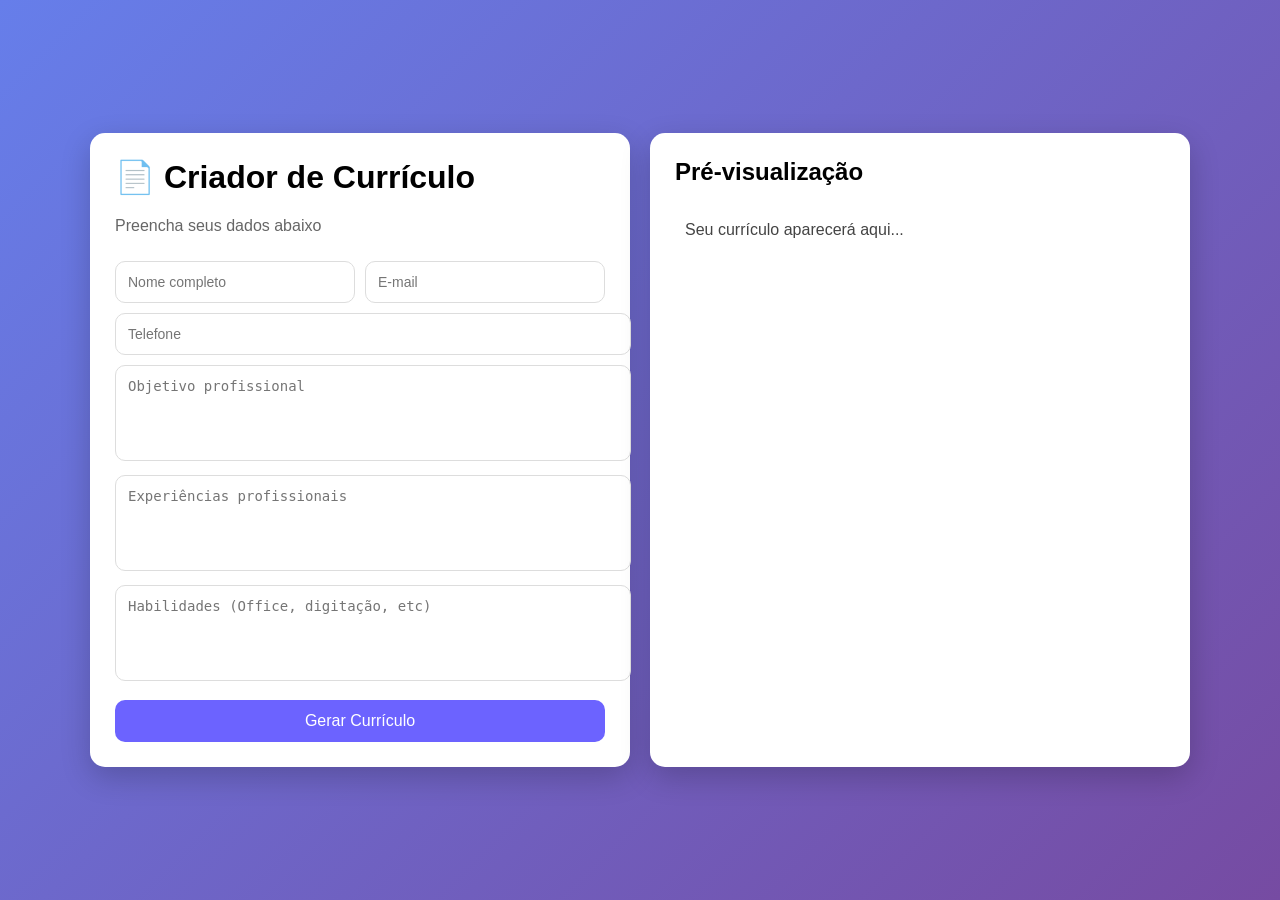
<file: Curriculo/Curriculo-online.html>
<!DOCTYPE html>
<html lang="pt-BR">
<head>
  <meta charset="UTF-8">
  <meta name="viewport" content="width=device-width, initial-scale=1.0">
  <title>Currículo Online</title>
  <link rel="stylesheet" href="Curriculo-online.css">
</head>
<body>

  <div class="container">

    <div class="form-box">
      <h1>📄 Criador de Currículo</h1>
      <p>Preencha seus dados abaixo</p>

      <form id="formCurriculo">

        <div class="grid">
          <input type="text" id="nome" placeholder="Nome completo" required>
          <input type="email" id="email" placeholder="E-mail" required>
        </div>

        <input type="text" id="telefone" placeholder="Telefone" required>

        <textarea id="objetivo" placeholder="Objetivo profissional"></textarea>

        <textarea id="experiencia" placeholder="Experiências profissionais"></textarea>

        <textarea id="habilidades" placeholder="Habilidades (Office, digitação, etc)"></textarea>

        <button type="submit">Gerar Currículo</button>
      </form>
    </div>

    <div class="preview-box">
      <h2>Pré-visualização</h2>
      <div id="resultado" class="resultado">
        <p>Seu currículo aparecerá aqui...</p>
      </div>
    </div>

  </div>

  <script src="Curriculo-online.js"></script>
</body>
</html>
</file>
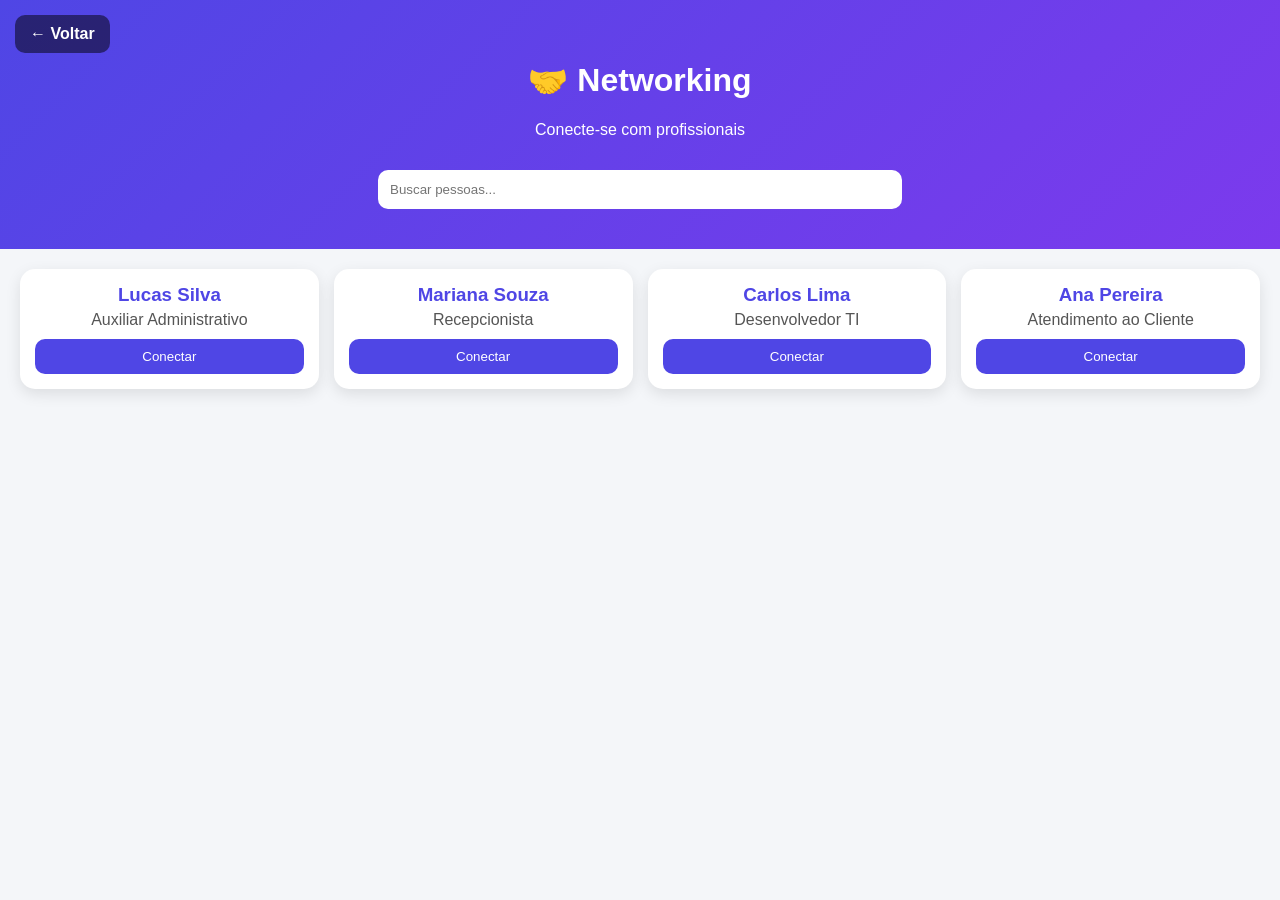
<file: Networking/Network.html>
<!DOCTYPE html>
<html lang="pt-BR">
<head>
  <meta charset="UTF-8">
  <meta name="viewport" content="width=device-width, initial-scale=1.0">
  <title>Networking</title>
  <link rel="stylesheet" href="network.css">
</head>
<body>

  <a href="../index.html" class="back-btn">← Voltar</a>

  <header>
    <h1>🤝 Networking</h1>
    <p>Conecte-se com profissionais</p>

    <input type="text" id="search" placeholder="Buscar pessoas...">
  </header>

  <main>
    <div class="grid" id="people-container">

      <div class="card">
        <h3 class="nome">Lucas Silva</h3>
        <p class="area">Auxiliar Administrativo</p>
        <button class="connect">Conectar</button>
      </div>

      <div class="card">
        <h3 class="nome">Mariana Souza</h3>
        <p class="area">Recepcionista</p>
        <button class="connect">Conectar</button>
      </div>

      <div class="card">
        <h3 class="nome">Carlos Lima</h3>
        <p class="area">Desenvolvedor TI</p>
        <button class="connect">Conectar</button>
      </div>

      <div class="card">
        <h3 class="nome">Ana Pereira</h3>
        <p class="area">Atendimento ao Cliente</p>
        <button class="connect">Conectar</button>
      </div>

    </div>
  </main>

  <script src="network.js"></script>
</body>
</html>
</file>
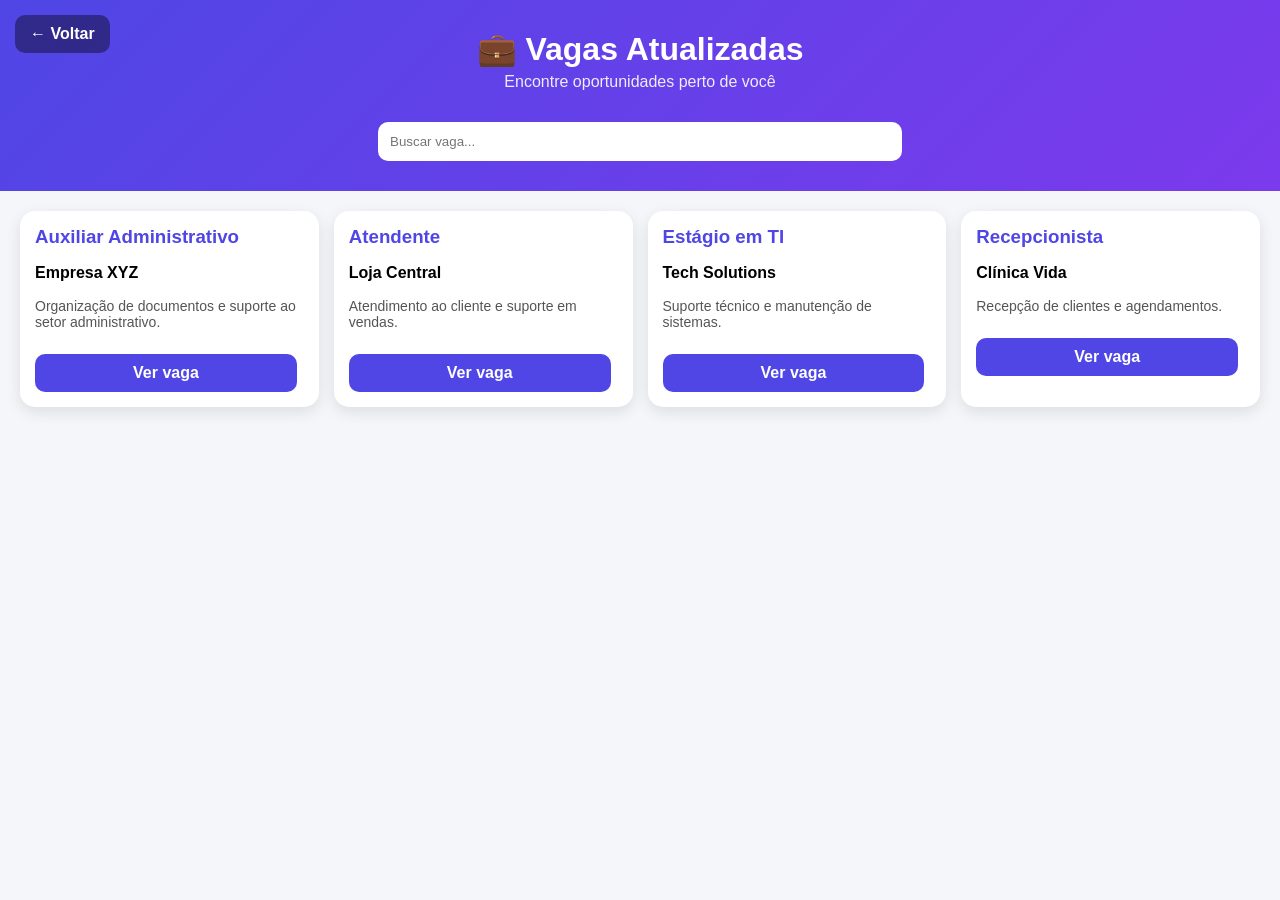
<file: Vagas/vagas-atualizadas.html>
<!DOCTYPE html>
<html lang="pt-BR">
<head>
  <meta charset="UTF-8">
  <meta name="viewport" content="width=device-width, initial-scale=1.0">
  <title>Vagas Atualizadas</title>
  <link rel="stylesheet" href="vagas.css">
</head>
<body>

  <header>
   <a href="../index.html" class="back-btn">← Voltar</a>
    <h1>💼 Vagas Atualizadas</h1>
    <p>Encontre oportunidades perto de você</p>

    <input type="text" id="search" placeholder="Buscar vaga...">
  </header>

  

  <main>
    <div class="grid" id="vagas-container">

      <div class="card">
        <h3 class="titulo">Auxiliar Administrativo</h3>
        <p class="empresa"><strong>Empresa XYZ</strong></p>
        <p class="descricao">Organização de documentos e suporte ao setor administrativo.</p>
        <a href="vaga-auxiliar/vaga-auxiliar.html" class="btn">Ver vaga</a>
      </div>

      <div class="card">
        <h3 class="titulo">Atendente</h3>
        <p class="empresa"><strong>Loja Central</strong></p>
        <p class="descricao">Atendimento ao cliente e suporte em vendas.</p>
        <a href="vaga-atendente/vaga-atendente.html" class="btn">Ver vaga</a>
      </div>

      <div class="card">
        <h3 class="titulo">Estágio em TI</h3>
        <p class="empresa"><strong>Tech Solutions</strong></p>
        <p class="descricao">Suporte técnico e manutenção de sistemas.</p>
        <a href="vaga-estagio/vaga-estagio.html" class="btn">Ver vaga</a>
      </div>

      <div class="card">
        <h3 class="titulo">Recepcionista</h3>
        <p class="empresa"><strong>Clínica Vida</strong></p>
        <p class="descricao">Recepção de clientes e agendamentos.</p>
        <a href="vaga-recepcionista/vaga-recepcionista.html" class="btn">Ver vaga</a>
      </div>

    </div>
  </main>

  <script src="vagas.js"></script>
</body>
</html>
</file>
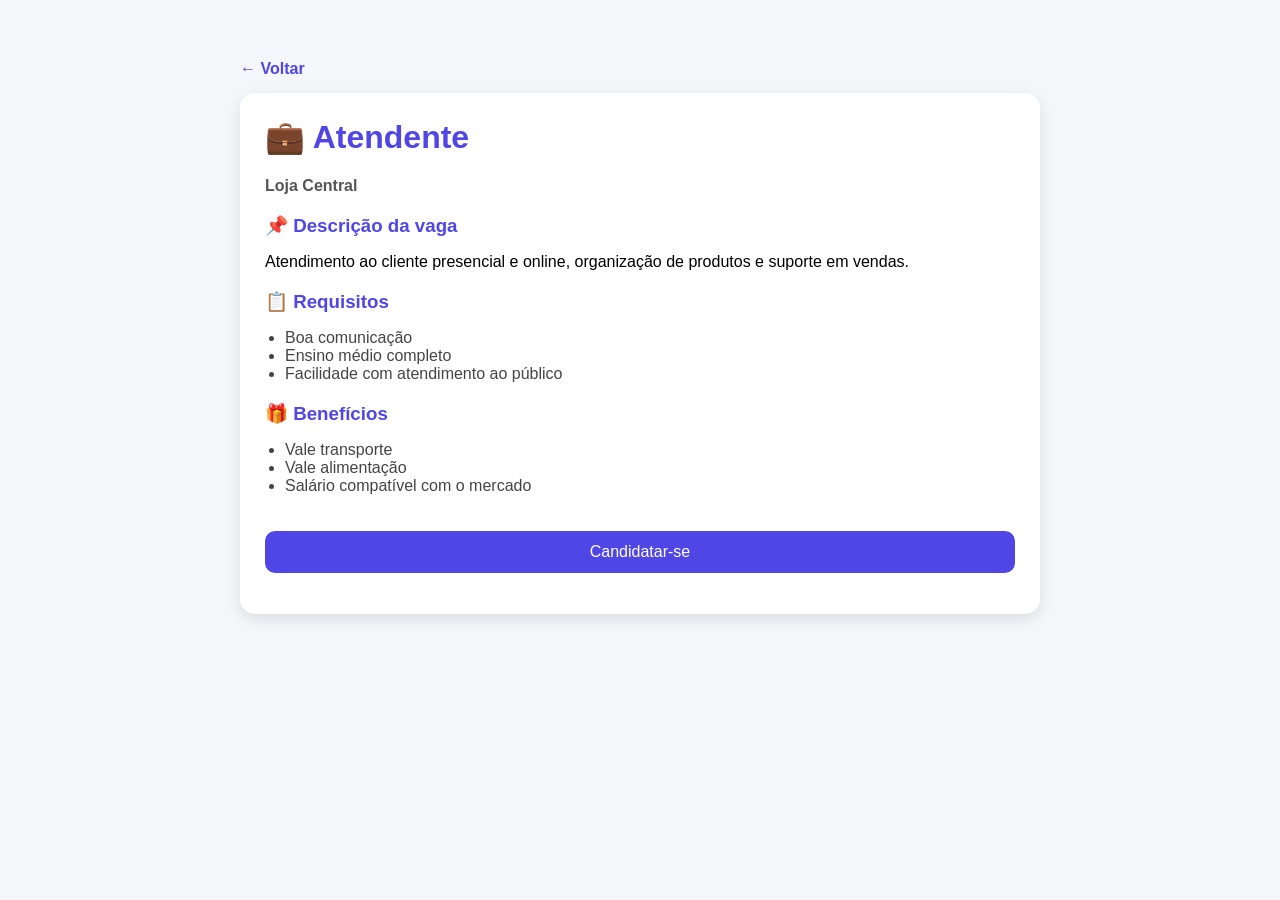
<file: Vagas/vaga-atendente/vaga-atendente.html>
<!DOCTYPE html>
<html lang="pt-BR">
<head>
  <meta charset="UTF-8">
  <meta name="viewport" content="width=device-width, initial-scale=1.0">
  <title>Vaga - Atendente</title>
  <link rel="stylesheet" href="vaga-atendente.css">
</head>
<body>

  <div class="container">

    <a href="../vagas-atualizadas.html" class="back">← Voltar</a>

    <div class="card">

      <h1>💼 Atendente</h1>
      <p class="empresa"><strong>Loja Central</strong></p>

      <div class="section">
        <h3>📌 Descrição da vaga</h3>
        <p>Atendimento ao cliente presencial e online, organização de produtos e suporte em vendas.</p>
      </div>

      <div class="section">
        <h3>📋 Requisitos</h3>
        <ul>
          <li>Boa comunicação</li>
          <li>Ensino médio completo</li>
          <li>Facilidade com atendimento ao público</li>
        </ul>
      </div>

      <div class="section">
        <h3>🎁 Benefícios</h3>
        <ul>
          <li>Vale transporte</li>
          <li>Vale alimentação</li>
          <li>Salário compatível com o mercado</li>
        </ul>
      </div>

      <button id="applyBtn">Candidatar-se</button>

      <p id="msg"></p>

    </div>

  </div>

  <script src="vaga-atendente.js"></script>
</body>
</html>
</file>
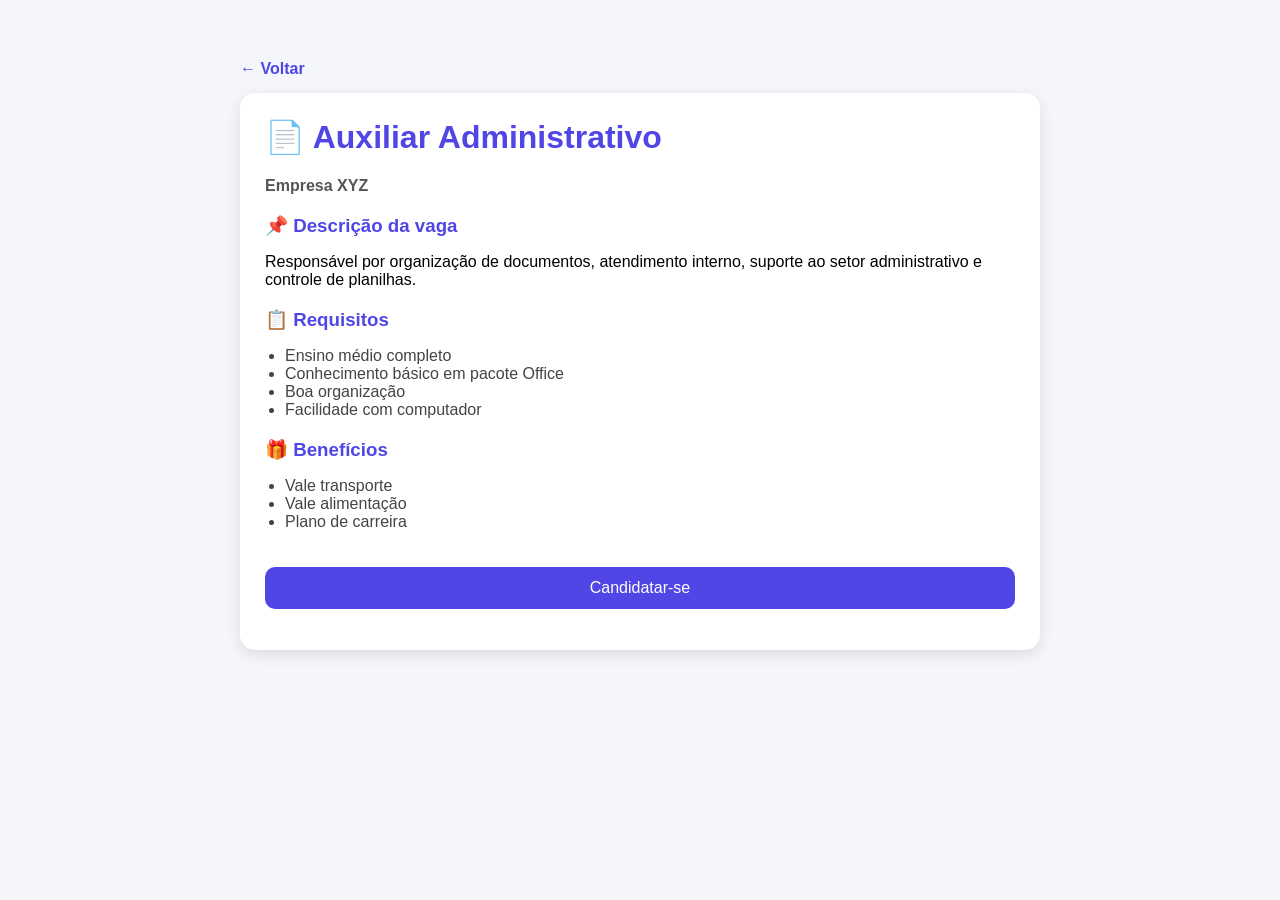
<file: Vagas/vaga-auxiliar/vaga-auxiliar.html>
<!DOCTYPE html>
<html lang="pt-BR">
<head>
  <meta charset="UTF-8">
  <meta name="viewport" content="width=device-width, initial-scale=1.0">
  <title>Vaga - Auxiliar Administrativo</title>
  <link rel="stylesheet" href="vaga-auxiliar.css">
</head>
<body>

  <div class="container">

    <a href="../vagas-atualizadas.html" class="back">← Voltar</a>

    <div class="card">

      <h1>📄 Auxiliar Administrativo</h1>
      <p class="empresa"><strong>Empresa XYZ</strong></p>

      <div class="section">
        <h3>📌 Descrição da vaga</h3>
        <p>Responsável por organização de documentos, atendimento interno, suporte ao setor administrativo e controle de planilhas.</p>
      </div>

      <div class="section">
        <h3>📋 Requisitos</h3>
        <ul>
          <li>Ensino médio completo</li>
          <li>Conhecimento básico em pacote Office</li>
          <li>Boa organização</li>
          <li>Facilidade com computador</li>
        </ul>
      </div>

      <div class="section">
        <h3>🎁 Benefícios</h3>
        <ul>
          <li>Vale transporte</li>
          <li>Vale alimentação</li>
          <li>Plano de carreira</li>
        </ul>
      </div>

      <button id="applyBtn">Candidatar-se</button>

      <p id="msg"></p>

    </div>

  </div>

  <script src="vaga-auxiliar.js"></script>
</body>
</html>
</file>
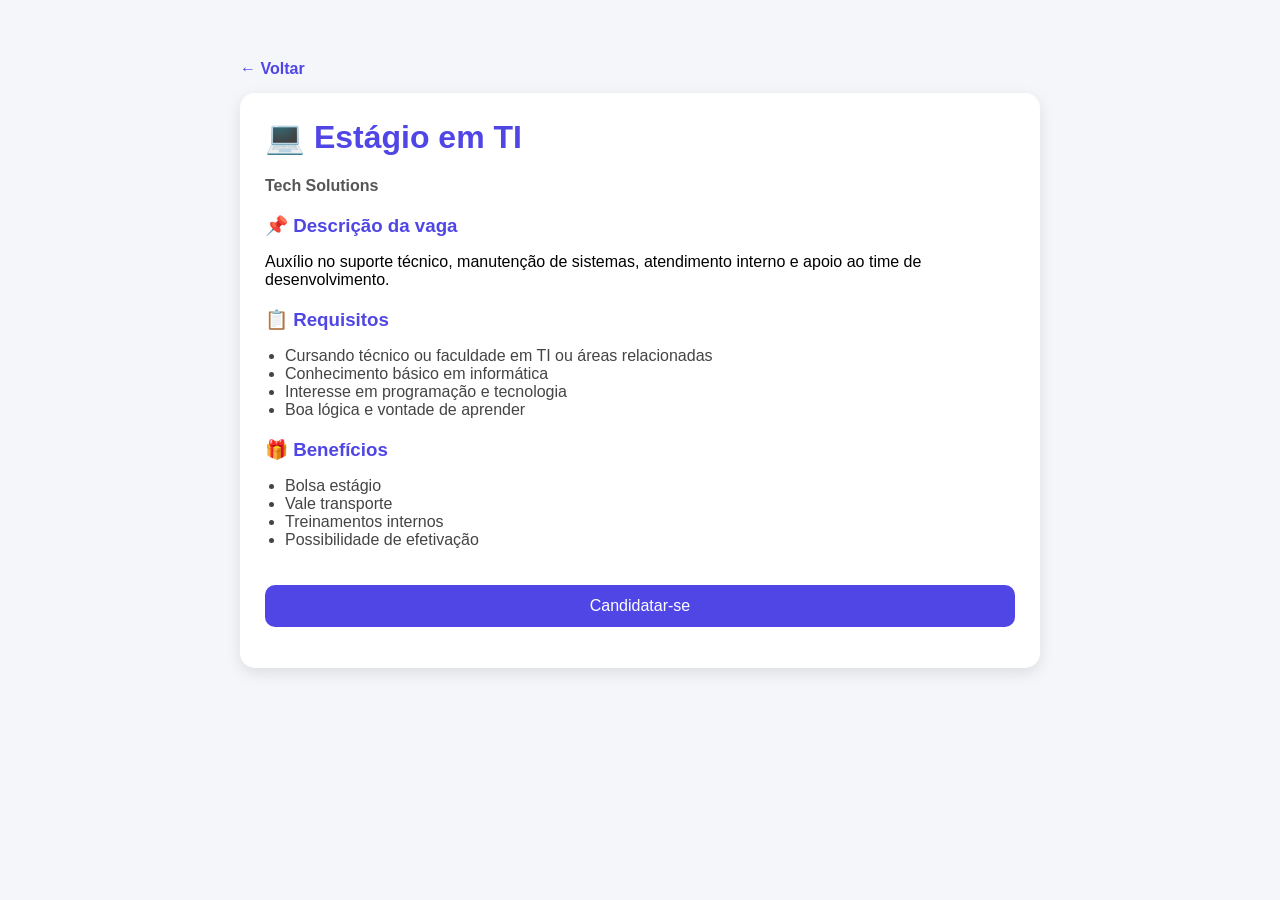
<file: Vagas/vaga-estagio/vaga-estagio.html>
<!DOCTYPE html>
<html lang="pt-BR">
<head>
  <meta charset="UTF-8">
  <meta name="viewport" content="width=device-width, initial-scale=1.0">
  <title>Vaga - Estágio em TI</title>
  <link rel="stylesheet" href="vagas-estagio.css">
</head>
<body>

  <div class="container">

    <a href="../vagas-atualizadas.html" class="back">← Voltar</a>

    <div class="card">

      <h1>💻 Estágio em TI</h1>
      <p class="empresa"><strong>Tech Solutions</strong></p>

      <div class="section">
        <h3>📌 Descrição da vaga</h3>
        <p>Auxílio no suporte técnico, manutenção de sistemas, atendimento interno e apoio ao time de desenvolvimento.</p>
      </div>

      <div class="section">
        <h3>📋 Requisitos</h3>
        <ul>
          <li>Cursando técnico ou faculdade em TI ou áreas relacionadas</li>
          <li>Conhecimento básico em informática</li>
          <li>Interesse em programação e tecnologia</li>
          <li>Boa lógica e vontade de aprender</li>
        </ul>
      </div>

      <div class="section">
        <h3>🎁 Benefícios</h3>
        <ul>
          <li>Bolsa estágio</li>
          <li>Vale transporte</li>
          <li>Treinamentos internos</li>
          <li>Possibilidade de efetivação</li>
        </ul>
      </div>

      <button id="applyBtn">Candidatar-se</button>

      <p id="msg"></p>

    </div>

  </div>

  <script src= "vaga-estagio.js"></script>
</body>
</html>
</file>
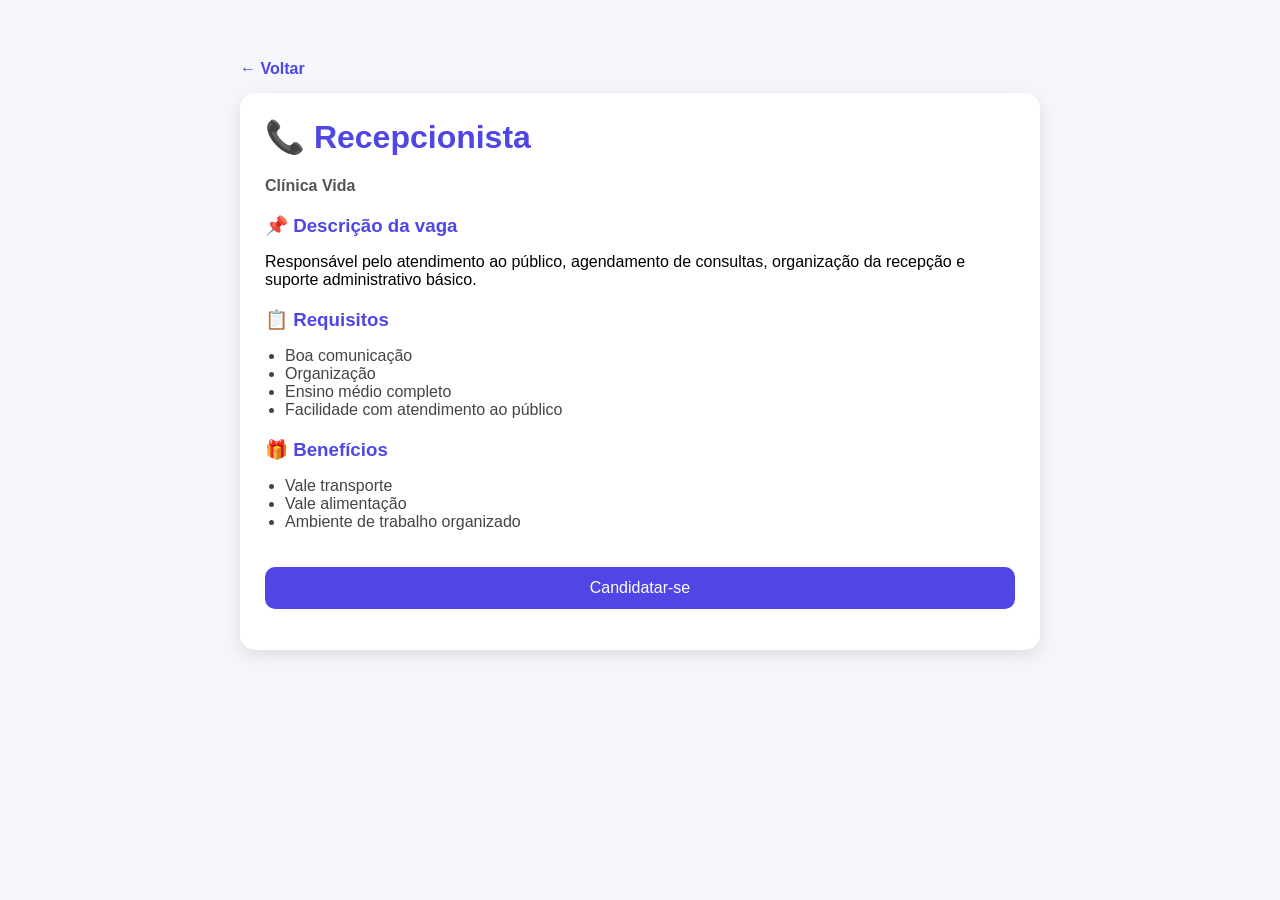
<file: Vagas/vaga-recepcionista/vaga-recepcionista.html>
<!DOCTYPE html>
<html lang="pt-BR">
<head>
  <meta charset="UTF-8">
  <meta name="viewport" content="width=device-width, initial-scale=1.0">
  <title>Vaga - Recepcionista</title>
  <link rel="stylesheet" href="vaga-recepcionista.css">
</head>
<body>

  <div class="container">

    <a href="../vagas-atualizadas.html" class="back">← Voltar</a>

    <div class="card">

      <h1>📞 Recepcionista</h1>
      <p class="empresa"><strong>Clínica Vida</strong></p>

      <div class="section">
        <h3>📌 Descrição da vaga</h3>
        <p>Responsável pelo atendimento ao público, agendamento de consultas, organização da recepção e suporte administrativo básico.</p>
      </div>

      <div class="section">
        <h3>📋 Requisitos</h3>
        <ul>
          <li>Boa comunicação</li>
          <li>Organização</li>
          <li>Ensino médio completo</li>
          <li>Facilidade com atendimento ao público</li>
        </ul>
      </div>

      <div class="section">
        <h3>🎁 Benefícios</h3>
        <ul>
          <li>Vale transporte</li>
          <li>Vale alimentação</li>
          <li>Ambiente de trabalho organizado</li>
        </ul>
      </div>

      <button id="applyBtn">Candidatar-se</button>

      <p id="msg"></p>

    </div>

  </div>

  <script src="vaga-recepcionista.js"></script>
</body>
</html>
</file>
<file: Curriculo/Curriculo-online.css>
body {
  margin: 0;
  font-family: Arial, sans-serif;
  background: linear-gradient(135deg, #667eea, #764ba2);
  min-height: 100vh;
  display: flex;
  align-items: center;
  justify-content: center;
}

.container {
  display: flex;
  gap: 20px;
  width: 90%;
  max-width: 1100px;
}

.form-box, .preview-box {
  flex: 1;
  background: white;
  padding: 25px;
  border-radius: 15px;
  box-shadow: 0 10px 30px rgba(0,0,0,0.2);
}

h1, h2 {
  margin-top: 0;
}

p {
  color: #666;
}

.grid {
  display: flex;
  gap: 10px;
}

input, textarea {
  width: 100%;
  margin-top: 10px;
  padding: 12px;
  border: 1px solid #ddd;
  border-radius: 10px;
  font-size: 14px;
  outline: none;
}

textarea {
  resize: none;
  min-height: 70px;
}

button {
  margin-top: 15px;
  width: 100%;
  padding: 12px;
  border: none;
  border-radius: 10px;
  background: #6c63ff;
  color: white;
  font-size: 16px;
  cursor: pointer;
  transition: 0.3s;
}

button:hover {
  background: #5146d8;
  transform: scale(1.02);
}

.resultado {
  padding: 10px;
  border-radius: 10px;
}

.resultado h2 {
  color: #333;
  margin-bottom: 5px;
}

.resultado h3 {
  margin-bottom: 5px;
  margin-top: 15px;
  color: #6c63ff;
}

.resultado p {
  margin: 5px 0;
  color: #444;
}
</file>
<file: Networking/network.css>
body {
  margin: 0;
  font-family: Arial, sans-serif;
  background: #f4f6f9;
}

.back-btn {
  position: fixed;
  top: 15px;
  left: 15px;
  background: rgba(0,0,0,0.5);
  color: white;
  padding: 10px 15px;
  border-radius: 10px;
  text-decoration: none;
  font-weight: bold;
  z-index: 1000;
}

header {
  background: linear-gradient(135deg, #4f46e5, #7c3aed);
  color: white;
  text-align: center;
  padding: 40px 20px;
}

header input {
  margin-top: 15px;
  padding: 12px;
  width: 80%;
  max-width: 500px;
  border-radius: 10px;
  border: none;
  outline: none;
}

main {
  padding: 20px;
}

.grid {
  display: grid;
  grid-template-columns: repeat(auto-fit, minmax(220px, 1fr));
  gap: 15px;
}

.card {
  background: white;
  padding: 15px;
  border-radius: 15px;
  box-shadow: 0 5px 15px rgba(0,0,0,0.1);
  text-align: center;
}

.nome {
  margin: 0;
  color: #4f46e5;
}

.area {
  color: #555;
  margin: 5px 0 10px;
}

.connect {
  width: 100%;
  padding: 10px;
  border: none;
  border-radius: 10px;
  background: #4f46e5;
  color: white;
  cursor: pointer;
  transition: 0.3s;
}

.connect:hover {
  background: #3730a3;
}
</file>
<file: Vagas/vagas.css>
body {
  margin: 0;
  font-family: Arial, sans-serif;
  background: #f4f6f9;
}

header {
  background: linear-gradient(135deg, #4f46e5, #7c3aed);
  color: white;
  padding: 30px 20px;
  text-align: center;
}

header h1 {
  margin: 0;
}

header p {
  margin-top: 5px;
  opacity: 0.9;
}

#search {
  margin-top: 15px;
  padding: 12px;
  width: 80%;
  max-width: 500px;
  border-radius: 10px;
  border: none;
  outline: none;
}

main {
  padding: 20px;
}

.grid {
  display: grid;
  grid-template-columns: repeat(auto-fit, minmax(250px, 1fr));
  gap: 15px;
}

.card {
  background: white;
  border-radius: 15px;
  padding: 15px;
  box-shadow: 0 5px 15px rgba(0,0,0,0.1);
  transition: 0.3s;
}

.card:hover {
  transform: translateY(-5px);
}

.titulo {
  margin: 0;
  color: #4f46e5;
}

.descricao {
  color: #555;
  font-size: 14px;
}

button {
  margin-top: 10px;
  padding: 10px;
  width: 100%;
  border: none;
  border-radius: 10px;
  background: #4f46e5;
  color: white;
  cursor: pointer;
}

button:hover {
  background: #3730a3;
}



.btn {
  display: inline-block;
  margin-top: 10px;
  padding: 10px;
  width: 90%;
  text-align: center;
  border-radius: 10px;
  background: #4f46e5;
  color: white;
  text-decoration: none;
  font-weight: bold;
  transition: 0.3s;
}

.btn:hover {
  background: #3730a3;
}







.back-btn {
  position: fixed;
  top: 15px;
  left: 15px;

  display: inline-block;
  text-decoration: none;
  color: white;
  background: rgba(0,0,0,0.4);
  padding: 10px 15px;
  border-radius: 10px;
  font-weight: bold;
  z-index: 1000;
  transition: 0.3s;
}

.back-btn:hover {
  background: rgba(0,0,0,0.6);
}
</file>
<file: Vagas/vaga-atendente/vaga-atendente.css>
body {
  margin: 0;
  font-family: Arial, sans-serif;
  background: #f4f6f9;
}

.container {
  max-width: 800px;
  margin: 40px auto;
  padding: 20px;
}

.back {
  display: inline-block;
  margin-bottom: 15px;
  text-decoration: none;
  color: #4f46e5;
  font-weight: bold;
}

.card {
  background: white;
  padding: 25px;
  border-radius: 15px;
  box-shadow: 0 5px 15px rgba(0,0,0,0.1);
}

h1 {
  color: #4f46e5;
  margin-top: 0;
}

.empresa {
  color: #555;
}

.section {
  margin-top: 20px;
}

.section h3 {
  color: #4f46e5;
  margin-bottom: 5px;
}

ul {
  padding-left: 20px;
  color: #444;
}

button {
  margin-top: 20px;
  width: 100%;
  padding: 12px;
  border: none;
  border-radius: 10px;
  background: #4f46e5;
  color: white;
  font-size: 16px;
  cursor: pointer;
  transition: 0.3s;
}

button:hover {
  background: #3730a3;
}
</file>
<file: Vagas/vaga-auxiliar/vaga-auxiliar.css>
body {
  margin: 0;
  font-family: Arial, sans-serif;
  background: #f4f6f9;
}

.container {
  max-width: 800px;
  margin: 40px auto;
  padding: 20px;
}

.back {
  display: inline-block;
  margin-bottom: 15px;
  text-decoration: none;
  color: #4f46e5;
  font-weight: bold;
}

.card {
  background: white;
  padding: 25px;
  border-radius: 15px;
  box-shadow: 0 5px 15px rgba(0,0,0,0.1);
}

h1 {
  color: #4f46e5;
  margin-top: 0;
}

.empresa {
  color: #555;
}

.section {
  margin-top: 20px;
}

.section h3 {
  color: #4f46e5;
  margin-bottom: 5px;
}

ul {
  padding-left: 20px;
  color: #444;
}

button {
  margin-top: 20px;
  width: 100%;
  padding: 12px;
  border: none;
  border-radius: 10px;
  background: #4f46e5;
  color: white;
  font-size: 16px;
  cursor: pointer;
  transition: 0.3s;
}

button:hover {
  background: #3730a3;
}
</file>
<file: Vagas/vaga-estagio/vagas-estagio.css>
body {
  margin: 0;
  font-family: Arial, sans-serif;
  background: #f4f6f9;
}

.container {
  max-width: 800px;
  margin: 40px auto;
  padding: 20px;
}

.back {
  display: inline-block;
  margin-bottom: 15px;
  text-decoration: none;
  color: #4f46e5;
  font-weight: bold;
}

.card {
  background: white;
  padding: 25px;
  border-radius: 15px;
  box-shadow: 0 5px 15px rgba(0,0,0,0.1);
}

h1 {
  color: #4f46e5;
  margin-top: 0;
}

.empresa {
  color: #555;
}

.section {
  margin-top: 20px;
}

.section h3 {
  color: #4f46e5;
  margin-bottom: 5px;
}

ul {
  padding-left: 20px;
  color: #444;
}

button {
  margin-top: 20px;
  width: 100%;
  padding: 12px;
  border: none;
  border-radius: 10px;
  background: #4f46e5;
  color: white;
  font-size: 16px;
  cursor: pointer;
  transition: 0.3s;
}

button:hover {
  background: #3730a3;
}
</file>
<file: Vagas/vaga-recepcionista/vaga-recepcionista.css>
body {
  margin: 0;
  font-family: Arial, sans-serif;
  background: #f4f6f9;
}

.container {
  max-width: 800px;
  margin: 40px auto;
  padding: 20px;
}

.back {
  display: inline-block;
  margin-bottom: 15px;
  text-decoration: none;
  color: #4f46e5;
  font-weight: bold;
}

.card {
  background: white;
  padding: 25px;
  border-radius: 15px;
  box-shadow: 0 5px 15px rgba(0,0,0,0.1);
}

h1 {
  color: #4f46e5;
  margin-top: 0;
}

.empresa {
  color: #555;
}

.section {
  margin-top: 20px;
}

.section h3 {
  color: #4f46e5;
  margin-bottom: 5px;
}

ul {
  padding-left: 20px;
  color: #444;
}

button {
  margin-top: 20px;
  width: 100%;
  padding: 12px;
  border: none;
  border-radius: 10px;
  background: #4f46e5;
  color: white;
  font-size: 16px;
  cursor: pointer;
  transition: 0.3s;
}

button:hover {
  background: #3730a3;
}
</file>
